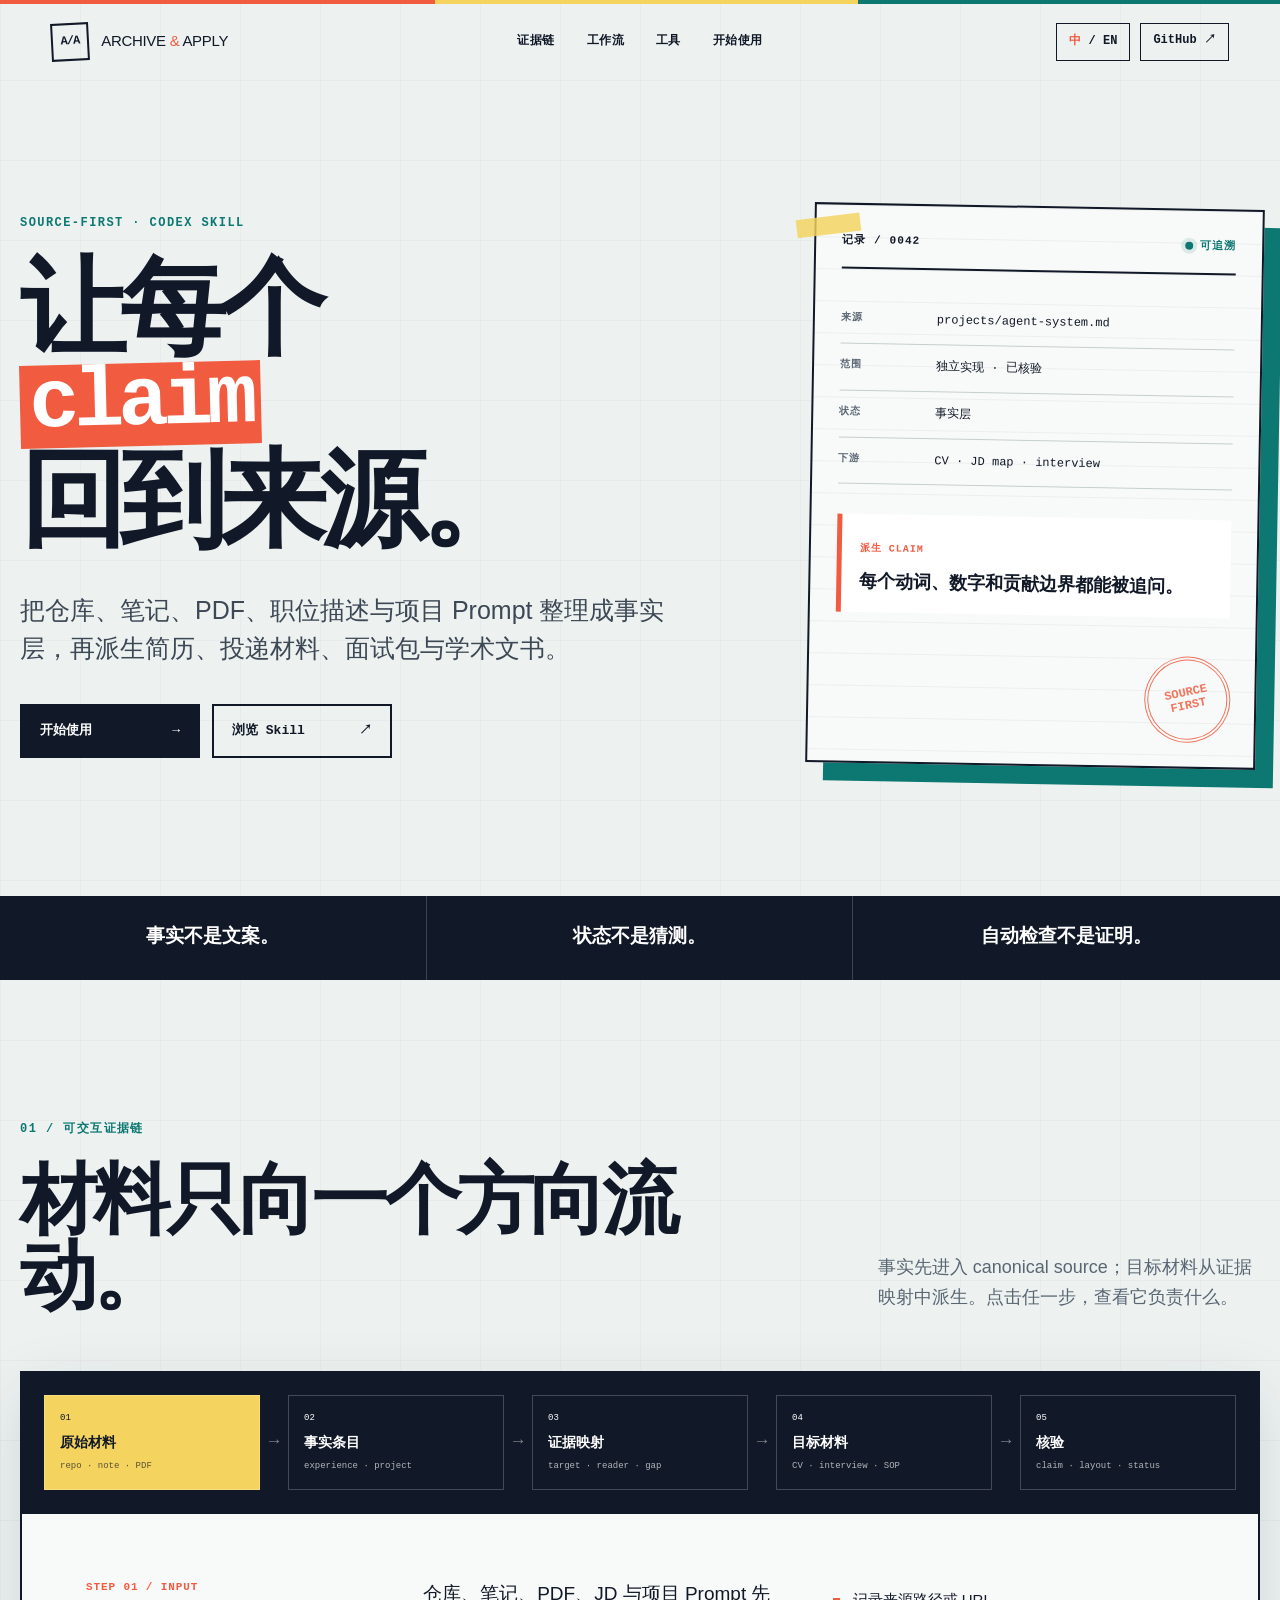
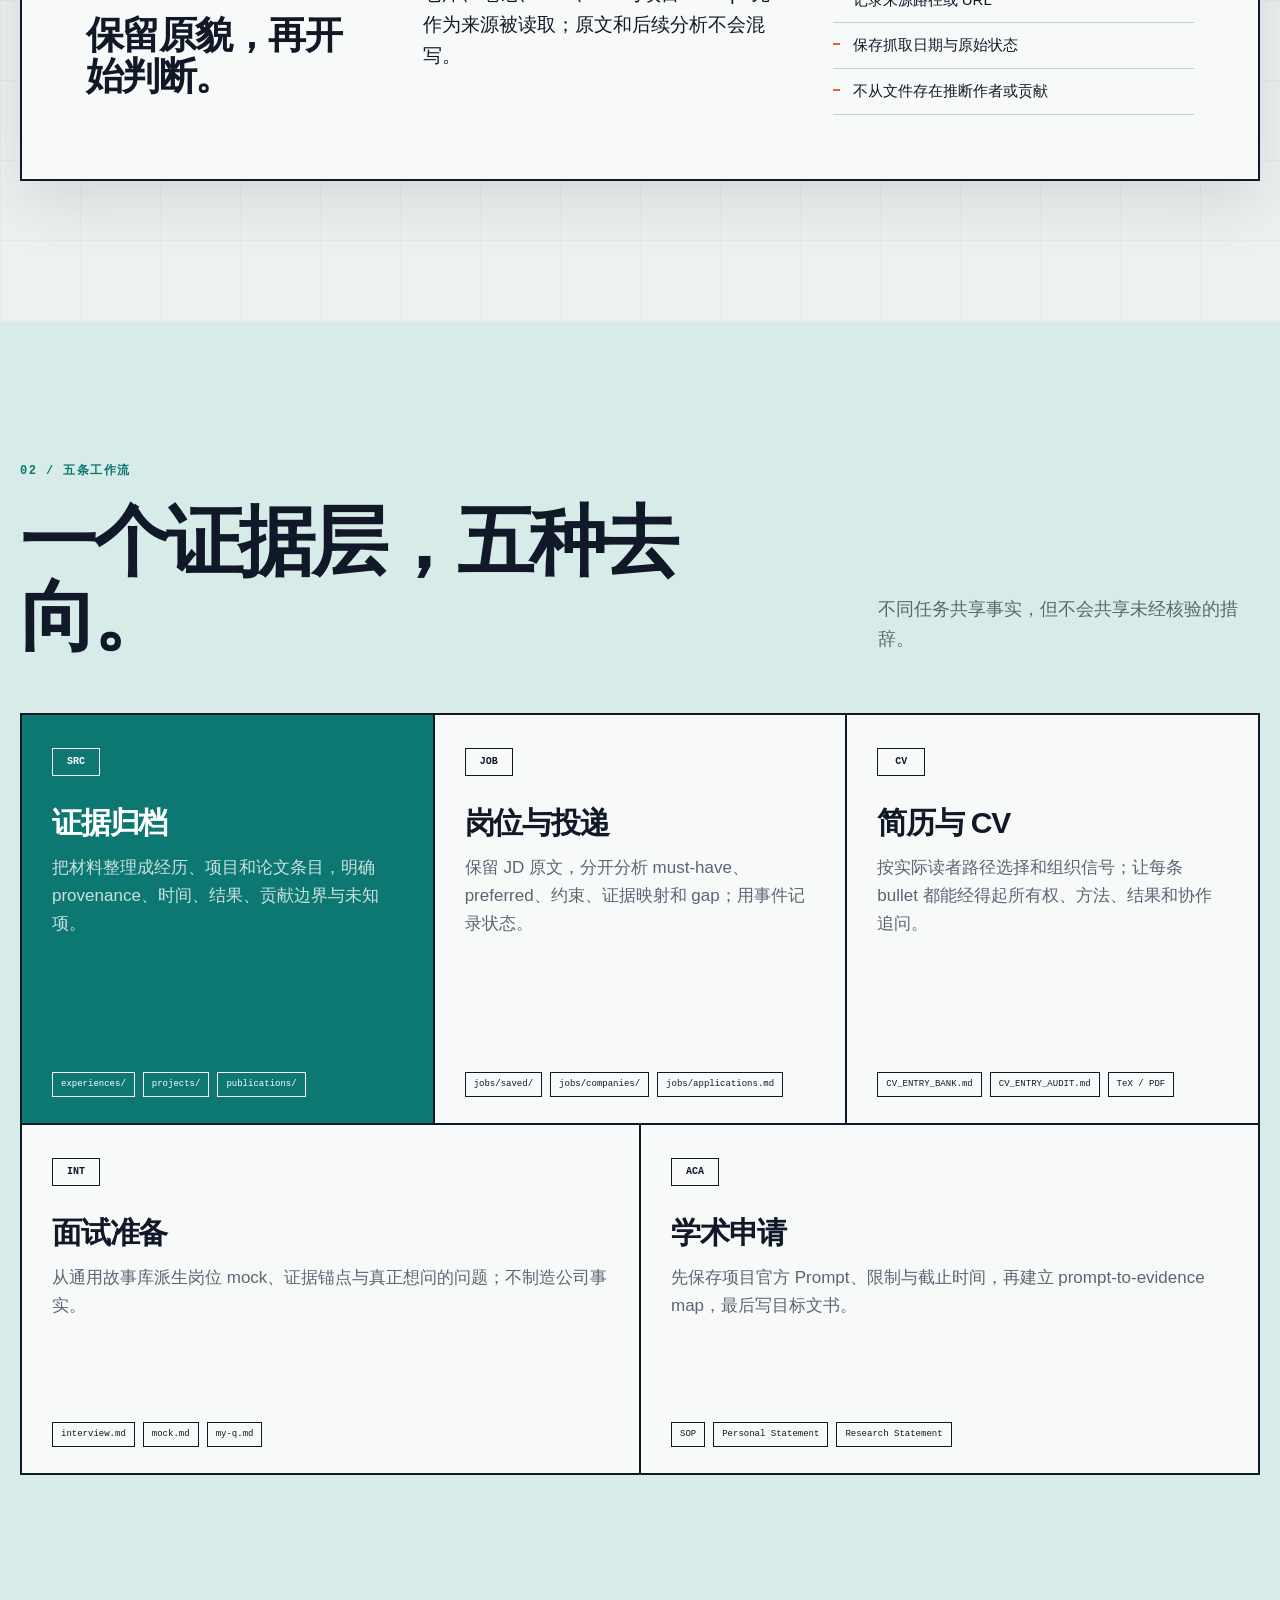
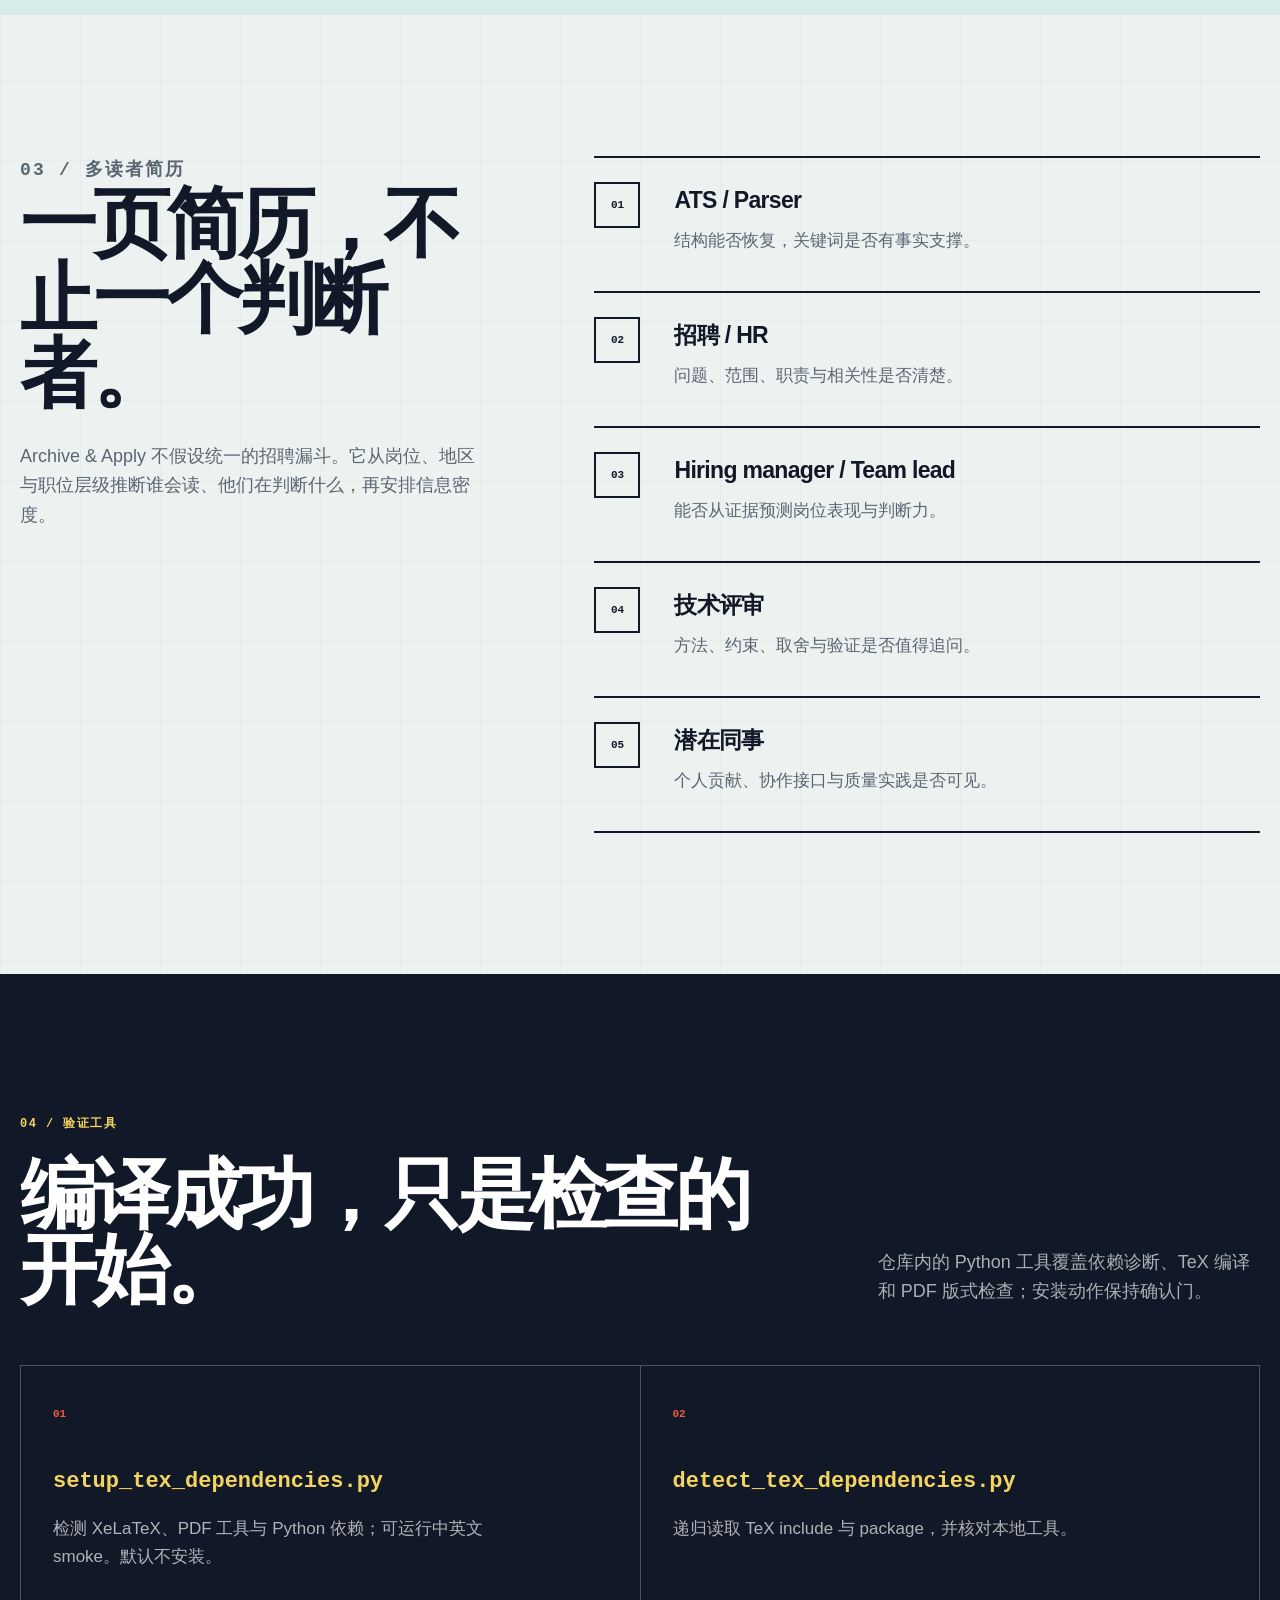
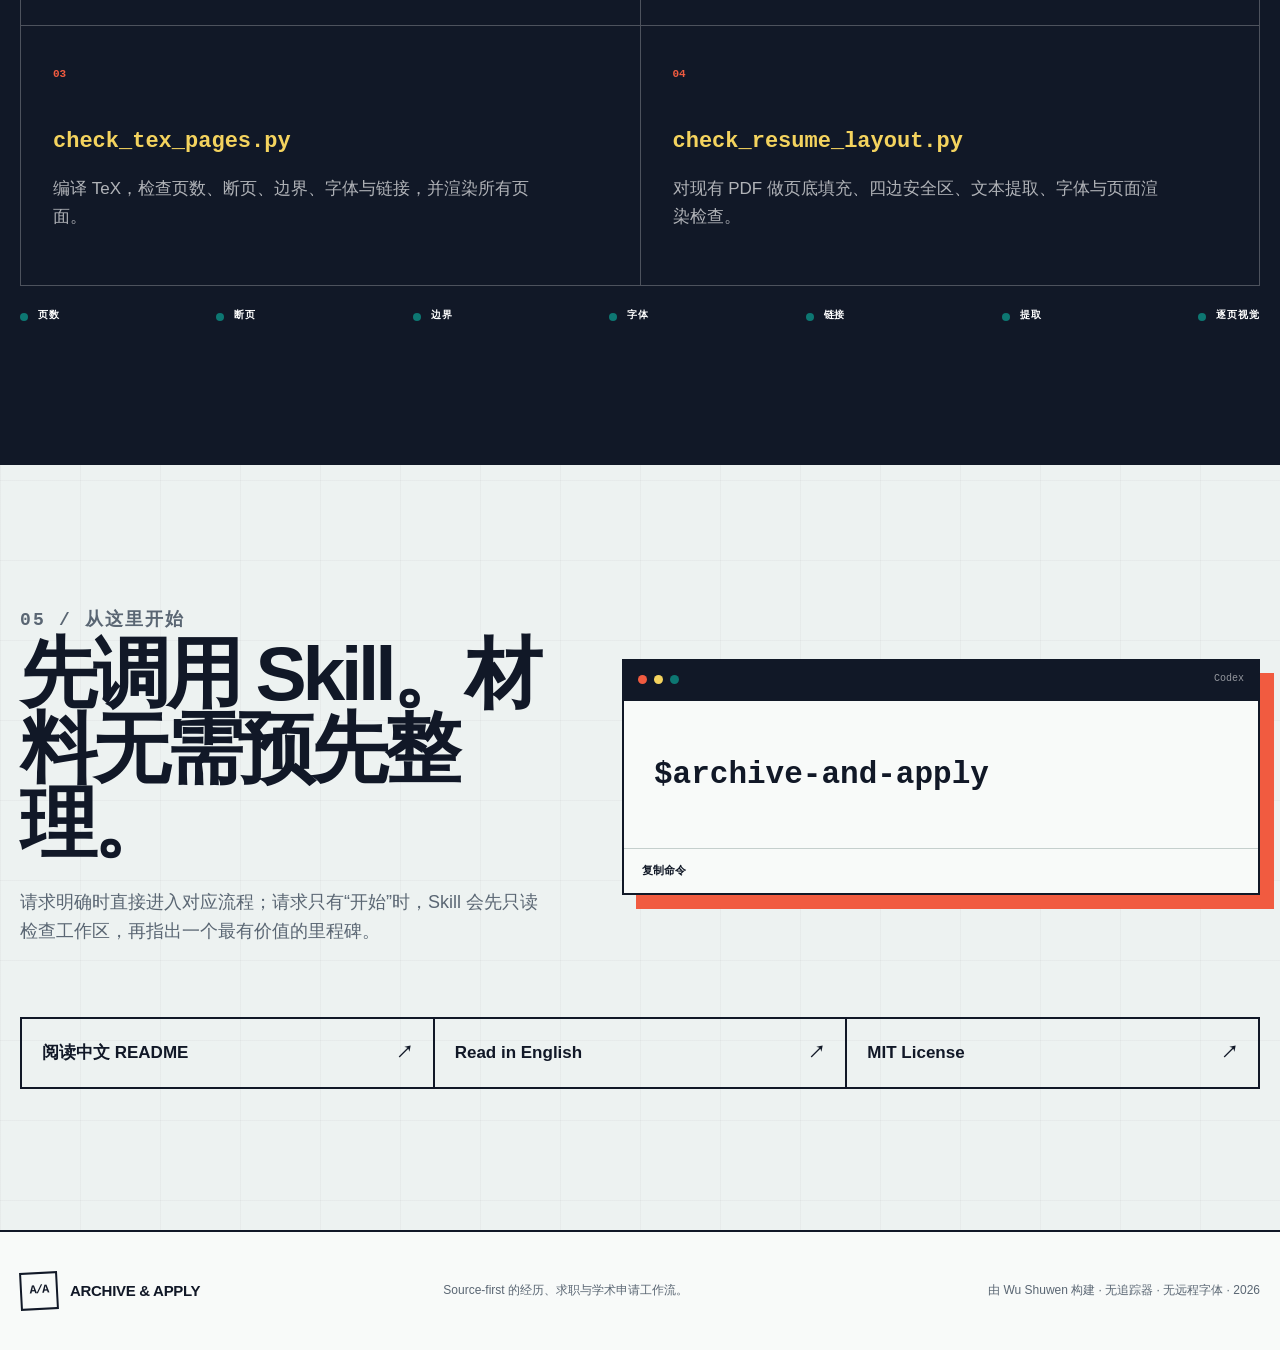
<file: index.html>
<!doctype html>
<html lang="zh-CN" data-lang="zh">
  <head>
    <meta charset="utf-8" />
    <meta name="viewport" content="width=device-width, initial-scale=1" />
    <meta name="theme-color" content="#111827" />
    <meta
      name="description"
      content="Archive & Apply：把经历证据转化为可追溯、可核验的简历、投递、面试与学术申请材料。"
    />
    <meta property="og:type" content="website" />
    <meta property="og:title" content="Archive & Apply — 让每个 claim 回到来源" />
    <meta
      property="og:description"
      content="Source-first 的 Codex skill：从经历证据派生目标材料，并保留验证链路。"
    />
    <meta property="og:url" content="https://dajiaohuang.github.io/Archive_and_Apply_Skill/" />
    <meta name="twitter:card" content="summary" />
    <title>Archive & Apply — 让每个 claim 回到来源</title>
    <link rel="icon" href="assets/favicon.svg" type="image/svg+xml" />
    <link rel="manifest" href="site.webmanifest" />
    <link rel="stylesheet" href="styles.css" />
    <script>
      document.documentElement.classList.add('js');
      const savedLanguage = localStorage.getItem('archive-apply-language');
      if (savedLanguage === 'en') {
        document.documentElement.dataset.lang = 'en';
        document.documentElement.lang = 'en';
      }
    </script>
  </head>
  <body>
    <a class="skip-link" href="#main" data-zh="跳到正文" data-en="Skip to content">跳到正文</a>

    <header class="site-header" data-header>
      <a class="brand" href="#top" aria-label="Archive & Apply 首页">
        <span class="brand-mark" aria-hidden="true">A/A</span>
        <span>Archive <i>&</i> Apply</span>
      </a>
      <nav class="site-nav" aria-label="主导航" data-nav-label data-zh-label="主导航" data-en-label="Primary navigation">
        <a href="#lineage" data-zh="证据链" data-en="Lineage">证据链</a>
        <a href="#workflows" data-zh="工作流" data-en="Workflows">工作流</a>
        <a href="#toolkit" data-zh="工具" data-en="Toolkit">工具</a>
        <a href="#start" data-zh="开始使用" data-en="Start">开始使用</a>
      </nav>
      <div class="header-actions">
        <button class="language-toggle" type="button" data-language-toggle aria-label="Switch to English">
          <span class="language-active" data-language-current>中</span>
          <span aria-hidden="true">/</span>
          <span data-language-other>EN</span>
        </button>
        <a class="header-github" href="https://github.com/dajiaohuang/Archive_and_Apply_Skill" target="_blank" rel="noreferrer">
          <span data-zh="GitHub" data-en="GitHub">GitHub</span>
          <span aria-hidden="true">↗</span>
        </a>
      </div>
    </header>

    <main id="main">
      <section class="hero" id="top">
        <div class="hero-copy">
          <p class="eyebrow" data-zh="SOURCE-FIRST · CODEX SKILL" data-en="SOURCE-FIRST · CODEX SKILL">SOURCE-FIRST · CODEX SKILL</p>
          <h1>
            <span data-zh="让每个" data-en="Make every">让每个</span>
            <strong>claim</strong>
            <span data-zh="回到来源。" data-en="trace back.">回到来源。</span>
          </h1>
          <p class="hero-lede" data-zh="把仓库、笔记、PDF、职位描述与项目 Prompt 整理成事实层，再派生简历、投递材料、面试包与学术文书。" data-en="Turn repositories, notes, PDFs, job descriptions, and program prompts into a factual source layer—then derive resumes, application materials, interview packs, and academic statements.">
            把仓库、笔记、PDF、职位描述与项目 Prompt 整理成事实层，再派生简历、投递材料、面试包与学术文书。
          </p>
          <div class="hero-actions">
            <a class="button button-primary" href="#start">
              <span data-zh="开始使用" data-en="Get started">开始使用</span>
              <span aria-hidden="true">→</span>
            </a>
            <a class="button button-quiet" href="https://github.com/dajiaohuang/Archive_and_Apply_Skill/tree/master/archive-and-apply" target="_blank" rel="noreferrer">
              <span data-zh="浏览 Skill" data-en="Browse the skill">浏览 Skill</span>
              <span aria-hidden="true">↗</span>
            </a>
          </div>
        </div>

        <div class="hero-record" aria-label="证据记录示例" data-zh-label="证据记录示例" data-en-label="Evidence record example">
          <div class="record-topline">
            <span data-zh="记录 / 0042" data-en="RECORD / 0042">记录 / 0042</span>
            <span class="record-status"><i></i><span data-zh="可追溯" data-en="TRACEABLE">可追溯</span></span>
          </div>
          <dl>
            <div><dt data-zh="来源" data-en="SOURCE">来源</dt><dd>projects/agent-system.md</dd></div>
            <div><dt data-zh="范围" data-en="SCOPE">范围</dt><dd data-zh="独立实现 · 已核验" data-en="independently built · verified">独立实现 · 已核验</dd></div>
            <div><dt data-zh="状态" data-en="STATUS">状态</dt><dd data-zh="事实层" data-en="source layer">事实层</dd></div>
            <div><dt data-zh="下游" data-en="DERIVATIVES">下游</dt><dd>CV · JD map · interview</dd></div>
          </dl>
          <div class="record-claim">
            <span data-zh="派生 CLAIM" data-en="DERIVED CLAIM">派生 CLAIM</span>
            <p data-zh="每个动词、数字和贡献边界都能被追问。" data-en="Every verb, metric, and contribution boundary can survive follow-up.">每个动词、数字和贡献边界都能被追问。</p>
          </div>
          <div class="record-stamp" aria-hidden="true">SOURCE<br />FIRST</div>
        </div>
      </section>

      <section class="manifesto" aria-label="核心原则" data-zh-label="核心原则" data-en-label="Core principles">
        <p data-zh="事实不是文案。" data-en="Facts are not copy.">事实不是文案。</p>
        <p data-zh="状态不是猜测。" data-en="Status is not a guess.">状态不是猜测。</p>
        <p data-zh="自动检查不是证明。" data-en="Automation is not proof.">自动检查不是证明。</p>
      </section>

      <section class="section lineage-section" id="lineage">
        <div class="section-heading">
          <div>
            <p class="eyebrow" data-zh="01 / 可交互证据链" data-en="01 / INTERACTIVE LINEAGE">01 / 可交互证据链</p>
            <h2 data-zh="材料只向一个方向流动。" data-en="Evidence moves in one direction.">材料只向一个方向流动。</h2>
          </div>
          <p data-zh="事实先进入 canonical source；目标材料从证据映射中派生。点击任一步，查看它负责什么。" data-en="Facts enter canonical sources first. Targeted materials derive from evidence maps. Select a step to inspect its contract.">
            事实先进入 canonical source；目标材料从证据映射中派生。点击任一步，查看它负责什么。
          </p>
        </div>

        <div class="lineage-lab">
          <div class="lineage-track" role="tablist" aria-label="证据链步骤" data-zh-label="证据链步骤" data-en-label="Evidence lineage steps">
            <button class="lineage-step is-active" type="button" role="tab" aria-selected="true" aria-controls="lineage-detail" data-lineage="source">
              <span>01</span><b data-zh="原始材料" data-en="Raw material">原始材料</b><small>repo · note · PDF</small>
            </button>
            <i aria-hidden="true">→</i>
            <button class="lineage-step" type="button" role="tab" aria-selected="false" aria-controls="lineage-detail" data-lineage="record">
              <span>02</span><b data-zh="事实条目" data-en="Source entry">事实条目</b><small>experience · project</small>
            </button>
            <i aria-hidden="true">→</i>
            <button class="lineage-step" type="button" role="tab" aria-selected="false" aria-controls="lineage-detail" data-lineage="map">
              <span>03</span><b data-zh="证据映射" data-en="Evidence map">证据映射</b><small>target · reader · gap</small>
            </button>
            <i aria-hidden="true">→</i>
            <button class="lineage-step" type="button" role="tab" aria-selected="false" aria-controls="lineage-detail" data-lineage="artifact">
              <span>04</span><b data-zh="目标材料" data-en="Target artifact">目标材料</b><small>CV · interview · SOP</small>
            </button>
            <i aria-hidden="true">→</i>
            <button class="lineage-step" type="button" role="tab" aria-selected="false" aria-controls="lineage-detail" data-lineage="verify">
              <span>05</span><b data-zh="核验" data-en="Verification">核验</b><small>claim · layout · status</small>
            </button>
          </div>

          <article class="lineage-detail" id="lineage-detail" aria-live="polite">
            <div>
              <p class="detail-index" data-detail-index>STEP 01 / INPUT</p>
              <h3 data-detail-title>保留原貌，再开始判断。</h3>
            </div>
            <p data-detail-copy>仓库、笔记、PDF、JD 与项目 Prompt 先作为来源被读取；原文和后续分析不会混写。</p>
            <ul data-detail-list>
              <li>记录来源路径或 URL</li>
              <li>保存抓取日期与原始状态</li>
              <li>不从文件存在推断作者或贡献</li>
            </ul>
          </article>
        </div>
      </section>

      <section class="section workflows-section" id="workflows">
        <div class="section-heading">
          <div>
            <p class="eyebrow" data-zh="02 / 五条工作流" data-en="02 / FIVE WORKFLOWS">02 / 五条工作流</p>
            <h2 data-zh="一个证据层，五种去向。" data-en="One evidence layer. Five destinations.">一个证据层，五种去向。</h2>
          </div>
          <p data-zh="不同任务共享事实，但不会共享未经核验的措辞。" data-en="Workflows share verified facts—not unsupported wording.">不同任务共享事实，但不会共享未经核验的措辞。</p>
        </div>

        <div class="workflow-grid">
          <article class="workflow-card workflow-source">
            <span class="card-code">SRC</span>
            <h3 data-zh="证据归档" data-en="Evidence ingest">证据归档</h3>
            <p data-zh="把材料整理成经历、项目和论文条目，明确 provenance、时间、结果、贡献边界与未知项。" data-en="Turn material into experience, project, and publication entries with provenance, dates, outcomes, contribution boundaries, and unknowns.">把材料整理成经历、项目和论文条目，明确 provenance、时间、结果、贡献边界与未知项。</p>
            <ul><li>experiences/</li><li>projects/</li><li>publications/</li></ul>
          </article>
          <article class="workflow-card">
            <span class="card-code">JOB</span>
            <h3 data-zh="岗位与投递" data-en="Jobs & applications">岗位与投递</h3>
            <p data-zh="保留 JD 原文，分开分析 must-have、preferred、约束、证据映射和 gap；用事件记录状态。" data-en="Preserve raw JDs; separately map requirements, constraints, evidence, and gaps; record status as events.">保留 JD 原文，分开分析 must-have、preferred、约束、证据映射和 gap；用事件记录状态。</p>
            <ul><li>jobs/saved/</li><li>jobs/companies/</li><li>jobs/applications.md</li></ul>
          </article>
          <article class="workflow-card">
            <span class="card-code">CV</span>
            <h3 data-zh="简历与 CV" data-en="Resume & CV">简历与 CV</h3>
            <p data-zh="按实际读者路径选择和组织信号；让每条 bullet 都能经得起所有权、方法、结果和协作追问。" data-en="Select and order signals for the real reader path; make each bullet defensible on ownership, method, outcome, and collaboration.">按实际读者路径选择和组织信号；让每条 bullet 都能经得起所有权、方法、结果和协作追问。</p>
            <ul><li>CV_ENTRY_BANK.md</li><li>CV_ENTRY_AUDIT.md</li><li>TeX / PDF</li></ul>
          </article>
          <article class="workflow-card">
            <span class="card-code">INT</span>
            <h3 data-zh="面试准备" data-en="Interview preparation">面试准备</h3>
            <p data-zh="从通用故事库派生岗位 mock、证据锚点与真正想问的问题；不制造公司事实。" data-en="Derive target mocks, evidence anchors, and genuine candidate questions from reusable stories—without inventing company facts.">从通用故事库派生岗位 mock、证据锚点与真正想问的问题；不制造公司事实。</p>
            <ul><li>interview.md</li><li>mock.md</li><li>my-q.md</li></ul>
          </article>
          <article class="workflow-card">
            <span class="card-code">ACA</span>
            <h3 data-zh="学术申请" data-en="Academic applications">学术申请</h3>
            <p data-zh="先保存项目官方 Prompt、限制与截止时间，再建立 prompt-to-evidence map，最后写目标文书。" data-en="Capture official prompts, limits, and deadlines first; build a prompt-to-evidence map; then draft target-specific statements.">先保存项目官方 Prompt、限制与截止时间，再建立 prompt-to-evidence map，最后写目标文书。</p>
            <ul><li>SOP</li><li>Personal Statement</li><li>Research Statement</li></ul>
          </article>
        </div>
      </section>

      <section class="section readers-section">
        <div class="reader-intro">
          <p class="eyebrow" data-zh="03 / 多读者简历" data-en="03 / MULTI-READER RESUME">03 / 多读者简历</p>
          <h2 data-zh="一页简历，不止一个判断者。" data-en="One page. More than one decision-maker.">一页简历，不止一个判断者。</h2>
          <p data-zh="Archive & Apply 不假设统一的招聘漏斗。它从岗位、地区与职位层级推断谁会读、他们在判断什么，再安排信息密度。" data-en="Archive & Apply does not assume a universal hiring funnel. It infers who is likely to read, what they must decide, and how much detail each layer needs.">Archive & Apply 不假设统一的招聘漏斗。它从岗位、地区与职位层级推断谁会读、他们在判断什么，再安排信息密度。</p>
        </div>
        <ol class="reader-stack">
          <li><span>01</span><div><b>ATS / Parser</b><p data-zh="结构能否恢复，关键词是否有事实支撑。" data-en="Can the structure be recovered, and are role terms supported?">结构能否恢复，关键词是否有事实支撑。</p></div></li>
          <li><span>02</span><div><b data-zh="招聘 / HR" data-en="Recruiting / HR">招聘 / HR</b><p data-zh="问题、范围、职责与相关性是否清楚。" data-en="Are the problem, scope, ownership, and relevance clear?">问题、范围、职责与相关性是否清楚。</p></div></li>
          <li><span>03</span><div><b>Hiring manager / Team lead</b><p data-zh="能否从证据预测岗位表现与判断力。" data-en="Does the evidence predict performance and judgment?">能否从证据预测岗位表现与判断力。</p></div></li>
          <li><span>04</span><div><b data-zh="技术评审" data-en="Technical reviewer">技术评审</b><p data-zh="方法、约束、取舍与验证是否值得追问。" data-en="Are the methods, constraints, tradeoffs, and validation probe-worthy?">方法、约束、取舍与验证是否值得追问。</p></div></li>
          <li><span>05</span><div><b data-zh="潜在同事" data-en="Potential peer">潜在同事</b><p data-zh="个人贡献、协作接口与质量实践是否可见。" data-en="Are individual contribution, interfaces, and quality practices visible?">个人贡献、协作接口与质量实践是否可见。</p></div></li>
        </ol>
      </section>

      <section class="section toolkit-section" id="toolkit">
        <div class="section-heading">
          <div>
            <p class="eyebrow" data-zh="04 / 验证工具" data-en="04 / VALIDATION TOOLKIT">04 / 验证工具</p>
            <h2 data-zh="编译成功，只是检查的开始。" data-en="A successful build is only the beginning.">编译成功，只是检查的开始。</h2>
          </div>
          <p data-zh="仓库内的 Python 工具覆盖依赖诊断、TeX 编译和 PDF 版式检查；安装动作保持确认门。" data-en="Bundled Python tools inspect dependencies, compile TeX, and analyze PDF layout. Installation remains confirmation-gated.">仓库内的 Python 工具覆盖依赖诊断、TeX 编译和 PDF 版式检查；安装动作保持确认门。</p>
        </div>

        <div class="tool-grid">
          <article><span>01</span><h3>setup_tex_dependencies.py</h3><p data-zh="检测 XeLaTeX、PDF 工具与 Python 依赖；可运行中英文 smoke。默认不安装。" data-en="Detect XeLaTeX, PDF tools, and Python dependencies; optionally run Chinese and English smoke tests. Installs nothing by default.">检测 XeLaTeX、PDF 工具与 Python 依赖；可运行中英文 smoke。默认不安装。</p></article>
          <article><span>02</span><h3>detect_tex_dependencies.py</h3><p data-zh="递归读取 TeX include 与 package，并核对本地工具。" data-en="Inspect recursive TeX includes and packages, then check local tools.">递归读取 TeX include 与 package，并核对本地工具。</p></article>
          <article><span>03</span><h3>check_tex_pages.py</h3><p data-zh="编译 TeX，检查页数、断页、边界、字体与链接，并渲染所有页面。" data-en="Compile TeX; inspect pages, breaks, bounds, fonts, and links; render every page.">编译 TeX，检查页数、断页、边界、字体与链接，并渲染所有页面。</p></article>
          <article><span>04</span><h3>check_resume_layout.py</h3><p data-zh="对现有 PDF 做页底填充、四边安全区、文本提取、字体与页面渲染检查。" data-en="Analyze an existing PDF for fill, edge safety, text extraction, fonts, and rendered pages.">对现有 PDF 做页底填充、四边安全区、文本提取、字体与页面渲染检查。</p></article>
        </div>

        <div class="check-strip" aria-label="检查覆盖" data-zh-label="检查覆盖" data-en-label="Validation coverage">
          <span data-zh="页数" data-en="PAGES">页数</span><span data-zh="断页" data-en="BREAKS">断页</span><span data-zh="边界" data-en="BOUNDS">边界</span><span data-zh="字体" data-en="FONTS">字体</span><span data-zh="链接" data-en="LINKS">链接</span><span data-zh="提取" data-en="EXTRACTION">提取</span><span data-zh="逐页视觉" data-en="VISUAL REVIEW">逐页视觉</span>
        </div>
      </section>

      <section class="section start-section" id="start">
        <div class="start-copy">
          <p class="eyebrow" data-zh="05 / 从这里开始" data-en="05 / START HERE">05 / 从这里开始</p>
          <h2 data-zh="先调用 Skill。材料无需预先整理。" data-en="Invoke the skill. Your materials can stay messy.">先调用 Skill。材料无需预先整理。</h2>
          <p data-zh="请求明确时直接进入对应流程；请求只有“开始”时，Skill 会先只读检查工作区，再指出一个最有价值的里程碑。" data-en="A clear request enters its workflow immediately. A bare “start” request triggers a read-only workspace inspection and one highest-value milestone.">请求明确时直接进入对应流程；请求只有“开始”时，Skill 会先只读检查工作区，再指出一个最有价值的里程碑。</p>
        </div>
        <div class="command-card">
          <div class="command-bar"><span></span><span></span><span></span><small>Codex</small></div>
          <code data-command>$archive-and-apply</code>
          <button type="button" data-copy-command>
            <span data-copy-label data-zh="复制命令" data-en="Copy command">复制命令</span>
          </button>
        </div>
        <div class="start-links">
          <a href="https://github.com/dajiaohuang/Archive_and_Apply_Skill#快速开始" target="_blank" rel="noreferrer"><span data-zh="阅读中文 README" data-en="Read the Chinese README">阅读中文 README</span><b>↗</b></a>
          <a href="https://github.com/dajiaohuang/Archive_and_Apply_Skill/blob/master/README-en.md" target="_blank" rel="noreferrer"><span data-zh="Read in English" data-en="Read in English">Read in English</span><b>↗</b></a>
          <a href="https://github.com/dajiaohuang/Archive_and_Apply_Skill/blob/master/LICENSE" target="_blank" rel="noreferrer"><span>MIT License</span><b>↗</b></a>
        </div>
      </section>
    </main>

    <footer>
      <div class="footer-brand"><span class="brand-mark" aria-hidden="true">A/A</span><strong>Archive & Apply</strong></div>
      <p data-zh="Source-first 的经历、求职与学术申请工作流。" data-en="Source-first career and academic application workflows.">Source-first 的经历、求职与学术申请工作流。</p>
      <p><span data-zh="由 Wu Shuwen 构建 · 无追踪器 · 无远程字体" data-en="Built by Wu Shuwen · no trackers · no remote fonts">由 Wu Shuwen 构建 · 无追踪器 · 无远程字体</span> · <span data-year></span></p>
    </footer>

    <script src="app.js" defer></script>
  </body>
</html>
</file>
<file: styles.css>
:root {
  --ink: #111827;
  --paper: #edf2f1;
  --sheet: #f8faf9;
  --muted: #5a6673;
  --line: #c5cfcd;
  --signal: #f15b40;
  --teal: #0d7772;
  --teal-pale: #d7ece8;
  --yellow: #f4d35e;
  --shadow: 0 20px 60px rgb(17 24 39 / 12%);
  --max: 1240px;
  --display: "Arial Black", "Aptos Display", "Microsoft YaHei", "PingFang SC", sans-serif;
  --body: "Aptos", "Segoe UI", "Microsoft YaHei", "PingFang SC", sans-serif;
  --mono: "Cascadia Mono", "SFMono-Regular", Consolas, monospace;
}

* {
  box-sizing: border-box;
}

html {
  scroll-behavior: smooth;
  scroll-padding-top: 92px;
}

body {
  margin: 0;
  color: var(--ink);
  background:
    linear-gradient(90deg, rgb(17 24 39 / 3%) 1px, transparent 1px) 0 0 / 80px 80px,
    linear-gradient(rgb(17 24 39 / 3%) 1px, transparent 1px) 0 0 / 80px 80px,
    var(--paper);
  font-family: var(--body);
  font-size: 17px;
  line-height: 1.65;
  text-rendering: optimizeLegibility;
}

body::before {
  position: fixed;
  z-index: 10;
  top: 0;
  left: 0;
  width: 100%;
  height: 4px;
  background: linear-gradient(90deg, var(--signal) 0 34%, var(--yellow) 34% 67%, var(--teal) 67%);
  content: "";
}

a {
  color: inherit;
  text-decoration: none;
}

button,
a {
  -webkit-tap-highlight-color: transparent;
}

button {
  color: inherit;
  font: inherit;
}

::selection {
  color: white;
  background: var(--teal);
}

:focus-visible {
  outline: 3px solid var(--signal);
  outline-offset: 4px;
}

.skip-link {
  position: fixed;
  z-index: 100;
  top: 12px;
  left: 12px;
  padding: 10px 16px;
  color: white;
  background: var(--ink);
  transform: translateY(-150%);
}

.skip-link:focus {
  transform: translateY(0);
}

.site-header {
  position: sticky;
  z-index: 20;
  top: 4px;
  display: grid;
  grid-template-columns: 1fr auto 1fr;
  align-items: center;
  width: 100%;
  min-height: 76px;
  padding: 12px clamp(20px, 4vw, 64px);
  border-bottom: 1px solid transparent;
  transition: background-color 180ms ease, border-color 180ms ease, box-shadow 180ms ease;
}

.site-header.is-scrolled {
  border-bottom-color: var(--line);
  background: rgb(237 242 241 / 92%);
  box-shadow: 0 12px 28px rgb(17 24 39 / 7%);
  backdrop-filter: blur(14px);
}

.brand,
.footer-brand {
  display: inline-flex;
  align-items: center;
  gap: 12px;
  font-family: var(--display);
  font-size: 15px;
  letter-spacing: -0.02em;
  text-transform: uppercase;
}

.brand i {
  color: var(--signal);
  font-style: normal;
}

.brand-mark {
  display: inline-grid;
  width: 38px;
  height: 38px;
  border: 2px solid var(--ink);
  place-items: center;
  font-family: var(--mono);
  font-size: 12px;
  font-weight: 800;
  letter-spacing: -0.08em;
  transform: rotate(-3deg);
}

.site-nav {
  display: flex;
  align-items: center;
  gap: clamp(18px, 2.5vw, 38px);
  font-family: var(--mono);
  font-size: 12px;
  font-weight: 700;
  letter-spacing: 0.04em;
  text-transform: uppercase;
}

.site-nav a {
  position: relative;
}

.site-nav a::after {
  position: absolute;
  right: 0;
  bottom: -6px;
  left: 0;
  height: 2px;
  background: var(--signal);
  content: "";
  transform: scaleX(0);
  transform-origin: right;
  transition: transform 180ms ease;
}

.site-nav a:hover::after,
.site-nav a.is-active::after {
  transform: scaleX(1);
  transform-origin: left;
}

.header-actions {
  display: flex;
  justify-content: flex-end;
  align-items: center;
  gap: 10px;
}

.language-toggle,
.header-github {
  min-height: 38px;
  padding: 7px 12px;
  border: 1px solid var(--ink);
  background: transparent;
  font-family: var(--mono);
  font-size: 12px;
  font-weight: 700;
  cursor: pointer;
}

.language-toggle:hover,
.header-github:hover {
  color: white;
  background: var(--ink);
}

.language-active {
  color: var(--signal);
}

main {
  overflow: hidden;
}

.hero {
  display: grid;
  grid-template-columns: minmax(0, 1.12fr) minmax(390px, 0.72fr);
  align-items: center;
  gap: clamp(48px, 7vw, 120px);
  min-height: calc(100vh - 80px);
  width: min(calc(100% - 40px), var(--max));
  margin: 0 auto;
  padding: clamp(72px, 9vw, 132px) 0 clamp(76px, 9vw, 120px);
}

.eyebrow {
  margin: 0 0 22px;
  color: var(--teal);
  font-family: var(--mono);
  font-size: 12px;
  font-weight: 800;
  letter-spacing: 0.12em;
  text-transform: uppercase;
}

.hero h1,
.section h2,
.start-section h2 {
  margin: 0;
  font-family: var(--display);
  letter-spacing: -0.055em;
  line-height: 0.98;
}

.hero h1 {
  max-width: 800px;
  font-size: clamp(55px, 8.3vw, 120px);
}

.hero h1 span,
.hero h1 strong {
  display: block;
}

.hero h1 strong {
  width: max-content;
  margin: 0.03em 0;
  padding: 0.01em 0.11em 0.08em;
  color: white;
  background: var(--signal);
  font-family: var(--mono);
  font-size: 0.79em;
  font-weight: 800;
  letter-spacing: -0.07em;
  line-height: 0.9;
  transform: rotate(-1.4deg);
}

.hero-lede {
  max-width: 690px;
  margin: 38px 0 0;
  color: #3d4855;
  font-size: clamp(19px, 2vw, 25px);
  line-height: 1.55;
}

.hero-actions {
  display: flex;
  flex-wrap: wrap;
  gap: 12px;
  margin-top: 36px;
}

.button {
  display: inline-flex;
  align-items: center;
  justify-content: space-between;
  gap: 22px;
  min-width: 180px;
  padding: 14px 18px;
  border: 2px solid var(--ink);
  font-family: var(--mono);
  font-size: 13px;
  font-weight: 800;
}

.button-primary {
  color: white;
  background: var(--ink);
}

.button-primary:hover {
  border-color: var(--teal);
  background: var(--teal);
}

.button-quiet:hover {
  color: white;
  background: var(--ink);
}

.hero-record {
  position: relative;
  width: 100%;
  max-width: 480px;
  min-height: 560px;
  justify-self: end;
  padding: 26px;
  border: 2px solid var(--ink);
  background:
    linear-gradient(rgb(17 24 39 / 5%) 1px, transparent 1px) 0 0 / 100% 32px,
    var(--sheet);
  box-shadow: 18px 18px 0 var(--teal);
  transform: rotate(1deg);
}

.hero-record::before {
  position: absolute;
  top: 12px;
  left: -20px;
  width: 64px;
  height: 18px;
  background: rgb(244 211 94 / 82%);
  content: "";
  transform: rotate(-8deg);
}

.record-topline {
  display: flex;
  justify-content: space-between;
  padding-bottom: 18px;
  border-bottom: 2px solid var(--ink);
  font-family: var(--mono);
  font-size: 11px;
  font-weight: 800;
  letter-spacing: 0.1em;
}

.record-status {
  display: inline-flex;
  align-items: center;
  gap: 7px;
  color: var(--teal);
}

.record-status i {
  width: 8px;
  height: 8px;
  border-radius: 50%;
  background: var(--teal);
  box-shadow: 0 0 0 4px rgb(13 119 114 / 12%);
}

.hero-record dl {
  margin: 28px 0;
}

.hero-record dl > div {
  display: grid;
  grid-template-columns: 82px 1fr;
  gap: 14px;
  padding: 13px 0;
  border-bottom: 1px solid var(--line);
}

.hero-record dt {
  color: var(--muted);
  font-family: var(--mono);
  font-size: 10px;
  font-weight: 800;
  letter-spacing: 0.08em;
}

.hero-record dd {
  margin: 0;
  font-family: var(--mono);
  font-size: 12px;
  overflow-wrap: anywhere;
}

.record-claim {
  margin-top: 30px;
  padding: 18px;
  border-left: 5px solid var(--signal);
  background: #fff;
}

.record-claim span {
  color: var(--signal);
  font-family: var(--mono);
  font-size: 10px;
  font-weight: 800;
  letter-spacing: 0.1em;
}

.record-claim p {
  margin: 8px 0 0;
  font-size: 18px;
  font-weight: 700;
  line-height: 1.45;
}

.record-stamp {
  position: absolute;
  right: 24px;
  bottom: 24px;
  display: grid;
  width: 86px;
  height: 86px;
  border: 4px double var(--signal);
  border-radius: 50%;
  color: var(--signal);
  place-items: center;
  font-family: var(--mono);
  font-size: 12px;
  font-weight: 900;
  line-height: 1.05;
  text-align: center;
  transform: rotate(-13deg);
  opacity: 0.84;
}

.manifesto {
  display: grid;
  grid-template-columns: repeat(3, 1fr);
  color: white;
  background: var(--ink);
}

.manifesto p {
  margin: 0;
  padding: 26px clamp(20px, 4vw, 56px);
  border-right: 1px solid rgb(255 255 255 / 19%);
  font-family: var(--mono);
  font-size: clamp(14px, 1.5vw, 20px);
  font-weight: 700;
  text-align: center;
}

.manifesto p:last-child {
  border-right: 0;
}

.section {
  width: min(calc(100% - 40px), var(--max));
  margin: 0 auto;
  padding: clamp(92px, 11vw, 160px) 0;
}

.section-heading {
  display: grid;
  grid-template-columns: minmax(0, 1.35fr) minmax(280px, 0.65fr);
  align-items: end;
  gap: 64px;
  margin-bottom: 58px;
}

.section h2,
.start-section h2 {
  max-width: 850px;
  font-size: clamp(42px, 6vw, 82px);
}

.section-heading > p,
.reader-intro > p,
.start-copy > p {
  margin: 0;
  color: var(--muted);
  font-size: 18px;
}

.lineage-lab {
  border: 2px solid var(--ink);
  background: var(--sheet);
  box-shadow: var(--shadow);
}

.lineage-track {
  display: grid;
  grid-template-columns: repeat(4, minmax(0, 1fr) 28px) minmax(0, 1fr);
  align-items: stretch;
  padding: 22px;
  border-bottom: 2px solid var(--ink);
  background: var(--ink);
}

.lineage-track > i {
  align-self: center;
  color: rgb(255 255 255 / 45%);
  font-family: var(--mono);
  font-style: normal;
  text-align: center;
}

.lineage-step {
  display: grid;
  gap: 5px;
  min-width: 0;
  padding: 15px;
  border: 1px solid rgb(255 255 255 / 21%);
  color: white;
  background: transparent;
  text-align: left;
  cursor: pointer;
  transition: color 160ms ease, background-color 160ms ease, transform 160ms ease;
}

.lineage-step:hover {
  transform: translateY(-3px);
}

.lineage-step.is-active {
  color: var(--ink);
  background: var(--yellow);
}

.lineage-step > span,
.lineage-step small {
  font-family: var(--mono);
  font-size: 9px;
}

.lineage-step b {
  font-size: 14px;
}

.lineage-step small {
  white-space: nowrap;
  overflow: hidden;
  text-overflow: ellipsis;
  opacity: 0.68;
}

.lineage-detail {
  display: grid;
  grid-template-columns: 0.8fr 1fr 1fr;
  gap: 48px;
  min-height: 250px;
  padding: clamp(30px, 5vw, 64px);
}

.detail-index {
  margin: 0 0 18px;
  color: var(--signal);
  font-family: var(--mono);
  font-size: 11px;
  font-weight: 800;
  letter-spacing: 0.08em;
}

.lineage-detail h3 {
  margin: 0;
  font-family: var(--display);
  font-size: clamp(26px, 3vw, 42px);
  letter-spacing: -0.04em;
  line-height: 1.08;
}

.lineage-detail > p {
  margin: 0;
  font-size: 19px;
}

.lineage-detail ul {
  margin: 0;
  padding: 0;
  list-style: none;
}

.lineage-detail li {
  padding: 10px 0 10px 20px;
  border-bottom: 1px solid var(--line);
  background: linear-gradient(var(--signal), var(--signal)) 0 20px / 7px 2px no-repeat;
  font-size: 15px;
}

.workflows-section {
  width: 100%;
  max-width: none;
  padding-right: max(20px, calc((100vw - var(--max)) / 2));
  padding-left: max(20px, calc((100vw - var(--max)) / 2));
  background: var(--teal-pale);
}

.workflow-grid {
  display: grid;
  grid-template-columns: repeat(6, 1fr);
  border-top: 2px solid var(--ink);
  border-left: 2px solid var(--ink);
}

.workflow-card {
  position: relative;
  grid-column: span 2;
  min-height: 410px;
  padding: 30px;
  border-right: 2px solid var(--ink);
  border-bottom: 2px solid var(--ink);
  background: var(--sheet);
}

.workflow-card:nth-child(4),
.workflow-card:nth-child(5) {
  grid-column: span 3;
  min-height: 350px;
}

.workflow-source {
  color: white;
  background: var(--teal);
}

.card-code {
  display: inline-grid;
  min-width: 48px;
  height: 28px;
  padding: 0 8px;
  border: 1px solid currentColor;
  place-items: center;
  font-family: var(--mono);
  font-size: 10px;
  font-weight: 800;
}

.workflow-card h3 {
  margin: 32px 0 16px;
  font-family: var(--display);
  font-size: 30px;
  letter-spacing: -0.04em;
  line-height: 1;
}

.workflow-card p {
  margin: 0;
  color: var(--muted);
}

.workflow-source p {
  color: rgb(255 255 255 / 78%);
}

.workflow-card ul {
  position: absolute;
  right: 30px;
  bottom: 26px;
  left: 30px;
  display: flex;
  flex-wrap: wrap;
  gap: 8px;
  margin: 0;
  padding: 0;
  list-style: none;
}

.workflow-card li {
  padding: 4px 8px;
  border: 1px solid currentColor;
  font-family: var(--mono);
  font-size: 9px;
}

.readers-section {
  display: grid;
  grid-template-columns: 0.83fr 1.17fr;
  gap: clamp(50px, 8vw, 120px);
  align-items: start;
}

.reader-intro {
  position: sticky;
  top: 125px;
}

.reader-intro h2 {
  margin-bottom: 30px;
}

.reader-stack {
  margin: 0;
  padding: 0;
  border-top: 2px solid var(--ink);
  list-style: none;
}

.reader-stack li {
  display: grid;
  grid-template-columns: 58px 1fr;
  gap: 22px;
  min-height: 135px;
  padding: 24px 0;
  border-bottom: 2px solid var(--ink);
}

.reader-stack li > span {
  display: grid;
  width: 46px;
  height: 46px;
  border: 2px solid var(--ink);
  place-items: center;
  font-family: var(--mono);
  font-size: 11px;
  font-weight: 800;
}

.reader-stack b {
  font-family: var(--display);
  font-size: 23px;
  letter-spacing: -0.03em;
}

.reader-stack p {
  margin: 7px 0 0;
  color: var(--muted);
}

.toolkit-section {
  width: 100%;
  max-width: none;
  padding-right: max(20px, calc((100vw - var(--max)) / 2));
  padding-left: max(20px, calc((100vw - var(--max)) / 2));
  color: white;
  background: var(--ink);
}

.toolkit-section .eyebrow {
  color: var(--yellow);
}

.toolkit-section .section-heading > p {
  color: rgb(255 255 255 / 65%);
}

.tool-grid {
  display: grid;
  grid-template-columns: repeat(2, 1fr);
  border-top: 1px solid rgb(255 255 255 / 25%);
  border-left: 1px solid rgb(255 255 255 / 25%);
}

.tool-grid article {
  min-width: 0;
  min-height: 260px;
  padding: 32px;
  border-right: 1px solid rgb(255 255 255 / 25%);
  border-bottom: 1px solid rgb(255 255 255 / 25%);
}

.tool-grid article > span {
  color: var(--signal);
  font-family: var(--mono);
  font-size: 11px;
  font-weight: 800;
}

.tool-grid h3 {
  margin: 38px 0 14px;
  color: var(--yellow);
  font-family: var(--mono);
  font-size: clamp(15px, 2vw, 22px);
  overflow-wrap: anywhere;
}

.tool-grid p {
  max-width: 500px;
  margin: 0;
  color: rgb(255 255 255 / 67%);
}

.check-strip {
  display: flex;
  flex-wrap: wrap;
  justify-content: space-between;
  gap: 12px;
  margin-top: 22px;
}

.check-strip span {
  position: relative;
  padding-left: 18px;
  font-family: var(--mono);
  font-size: 10px;
  font-weight: 800;
  letter-spacing: 0.09em;
}

.check-strip span::before {
  position: absolute;
  top: 0.45em;
  left: 0;
  width: 8px;
  height: 8px;
  border-radius: 50%;
  background: var(--teal);
  content: "";
}

.start-section {
  display: grid;
  grid-template-columns: 0.9fr 1.1fr;
  gap: 40px 80px;
  align-items: center;
}

.start-copy > p:last-child {
  max-width: 650px;
  margin-top: 26px;
}

.command-card {
  border: 2px solid var(--ink);
  background: var(--sheet);
  box-shadow: 14px 14px 0 var(--signal);
}

.command-bar {
  display: flex;
  align-items: center;
  gap: 7px;
  height: 40px;
  padding: 0 14px;
  border-bottom: 2px solid var(--ink);
  background: var(--ink);
}

.command-bar > span {
  width: 9px;
  height: 9px;
  border-radius: 50%;
  background: var(--signal);
}

.command-bar > span:nth-child(2) { background: var(--yellow); }
.command-bar > span:nth-child(3) { background: var(--teal); }

.command-bar small {
  margin-left: auto;
  color: rgb(255 255 255 / 55%);
  font-family: var(--mono);
  font-size: 10px;
}

.command-card code {
  display: block;
  padding: 48px 30px;
  font-family: var(--mono);
  font-size: clamp(18px, 3vw, 31px);
  font-weight: 800;
  overflow-wrap: anywhere;
}

.command-card button {
  display: block;
  width: 100%;
  padding: 13px 18px;
  border: 0;
  border-top: 1px solid var(--line);
  background: transparent;
  font-family: var(--mono);
  font-size: 11px;
  font-weight: 800;
  text-align: left;
  cursor: pointer;
}

.command-card button:hover {
  color: white;
  background: var(--teal);
}

.start-links {
  grid-column: 1 / -1;
  display: grid;
  grid-template-columns: repeat(3, 1fr);
  margin-top: 30px;
  border-top: 2px solid var(--ink);
  border-left: 2px solid var(--ink);
}

.start-links a {
  display: flex;
  justify-content: space-between;
  gap: 20px;
  padding: 20px;
  border-right: 2px solid var(--ink);
  border-bottom: 2px solid var(--ink);
  font-weight: 700;
}

.start-links a:hover {
  color: white;
  background: var(--teal);
}

footer {
  display: grid;
  grid-template-columns: 1fr 1fr 1fr;
  align-items: center;
  gap: 30px;
  padding: 40px max(20px, calc((100vw - var(--max)) / 2));
  border-top: 2px solid var(--ink);
  background: var(--sheet);
}

footer p {
  margin: 0;
  color: var(--muted);
  font-size: 12px;
}

footer p:last-child {
  text-align: right;
}

.js [data-reveal] {
  opacity: 0;
  transform: translateY(24px);
  transition: opacity 600ms ease, transform 600ms ease;
}

.js [data-reveal].is-visible {
  opacity: 1;
  transform: none;
}

@media (max-width: 1040px) {
  .site-header {
    grid-template-columns: 1fr auto;
  }

  .site-nav {
    display: none;
  }

  .hero {
    grid-template-columns: 1fr 0.75fr;
    gap: 42px;
  }

  .hero h1 {
    font-size: clamp(54px, 8vw, 86px);
  }

  .hero-record {
    min-height: 520px;
  }

  .lineage-track {
    grid-template-columns: repeat(5, 1fr);
    gap: 8px;
  }

  .lineage-track > i {
    display: none;
  }

  .lineage-step {
    padding: 12px;
  }

  .lineage-step small {
    display: none;
  }
}

@media (max-width: 800px) {
  body {
    font-size: 16px;
  }

  .header-github {
    display: none;
  }

  .hero {
    grid-template-columns: 1fr;
    min-height: auto;
    padding-top: 84px;
  }

  .hero-record {
    width: calc(100% - 18px);
    max-width: none;
    min-height: 500px;
    justify-self: start;
  }

  .section-heading,
  .readers-section,
  .start-section,
  .lineage-detail {
    grid-template-columns: 1fr;
  }

  .section-heading {
    gap: 26px;
  }

  .lineage-detail {
    gap: 24px;
  }

  .workflow-grid {
    grid-template-columns: repeat(2, 1fr);
  }

  .workflow-card,
  .workflow-card:nth-child(4),
  .workflow-card:nth-child(5) {
    grid-column: span 1;
  }

  .workflow-card:last-child {
    grid-column: 1 / -1;
  }

  .reader-intro {
    position: static;
  }

  .start-links {
    grid-template-columns: 1fr;
  }

  footer {
    grid-template-columns: 1fr;
  }

  footer p:last-child {
    text-align: left;
  }
}

@media (max-width: 560px) {
  html {
    scroll-padding-top: 72px;
  }

  .site-header {
    min-height: 66px;
    padding: 10px 16px;
  }

  .brand {
    gap: 8px;
    font-size: 12px;
  }

  .brand-mark {
    width: 32px;
    height: 32px;
    font-size: 10px;
  }

  .language-toggle {
    min-height: 34px;
    padding: 5px 9px;
    font-size: 11px;
  }

  .hero,
  .section {
    width: min(calc(100% - 28px), var(--max));
  }

  .hero {
    padding-top: 68px;
  }

  .hero h1 {
    font-size: clamp(45px, 14vw, 67px);
  }

  .hero-lede {
    font-size: 18px;
  }

  .button {
    width: 100%;
  }

  .hero-record {
    min-height: 520px;
    padding: 20px;
    box-shadow: 10px 10px 0 var(--teal);
  }

  .hero-record dl > div {
    grid-template-columns: 62px 1fr;
  }

  .record-stamp {
    right: 18px;
    bottom: 18px;
    width: 70px;
    height: 70px;
    font-size: 10px;
  }

  .manifesto {
    grid-template-columns: 1fr;
  }

  .manifesto p {
    border-right: 0;
    border-bottom: 1px solid rgb(255 255 255 / 19%);
    text-align: left;
  }

  .section {
    padding: 86px 0;
  }

  .workflows-section,
  .toolkit-section {
    width: 100%;
    padding-right: 14px;
    padding-left: 14px;
  }

  .section h2,
  .start-section h2 {
    font-size: clamp(39px, 12vw, 56px);
  }

  .lineage-track {
    display: flex;
    gap: 7px;
    overflow-x: auto;
    scroll-snap-type: x mandatory;
  }

  .lineage-step {
    flex: 0 0 142px;
    scroll-snap-align: start;
  }

  .lineage-step small {
    display: block;
  }

  .workflow-grid,
  .tool-grid {
    grid-template-columns: 1fr;
  }

  .workflow-card,
  .workflow-card:nth-child(4),
  .workflow-card:nth-child(5),
  .workflow-card:last-child {
    grid-column: 1;
    min-height: 380px;
  }

  .tool-grid article {
    min-height: 230px;
    padding: 25px;
  }

  .reader-stack li {
    grid-template-columns: 48px 1fr;
    gap: 14px;
  }

  .command-card {
    box-shadow: 8px 8px 0 var(--signal);
  }

  .start-links {
    grid-column: 1;
  }

  footer {
    padding: 32px 18px;
  }
}

@media (prefers-reduced-motion: reduce) {
  html {
    scroll-behavior: auto;
  }

  *,
  *::before,
  *::after {
    scroll-behavior: auto !important;
    transition-duration: 0.01ms !important;
    animation-duration: 0.01ms !important;
    animation-iteration-count: 1 !important;
  }

  .js [data-reveal] {
    opacity: 1;
    transform: none;
  }
}

@media print {
  .site-header,
  .hero-actions,
  .language-toggle,
  .command-card button {
    display: none;
  }

  body {
    background: white;
  }

  .hero,
  .section {
    min-height: auto;
    padding: 32px 0;
  }
}
</file>
